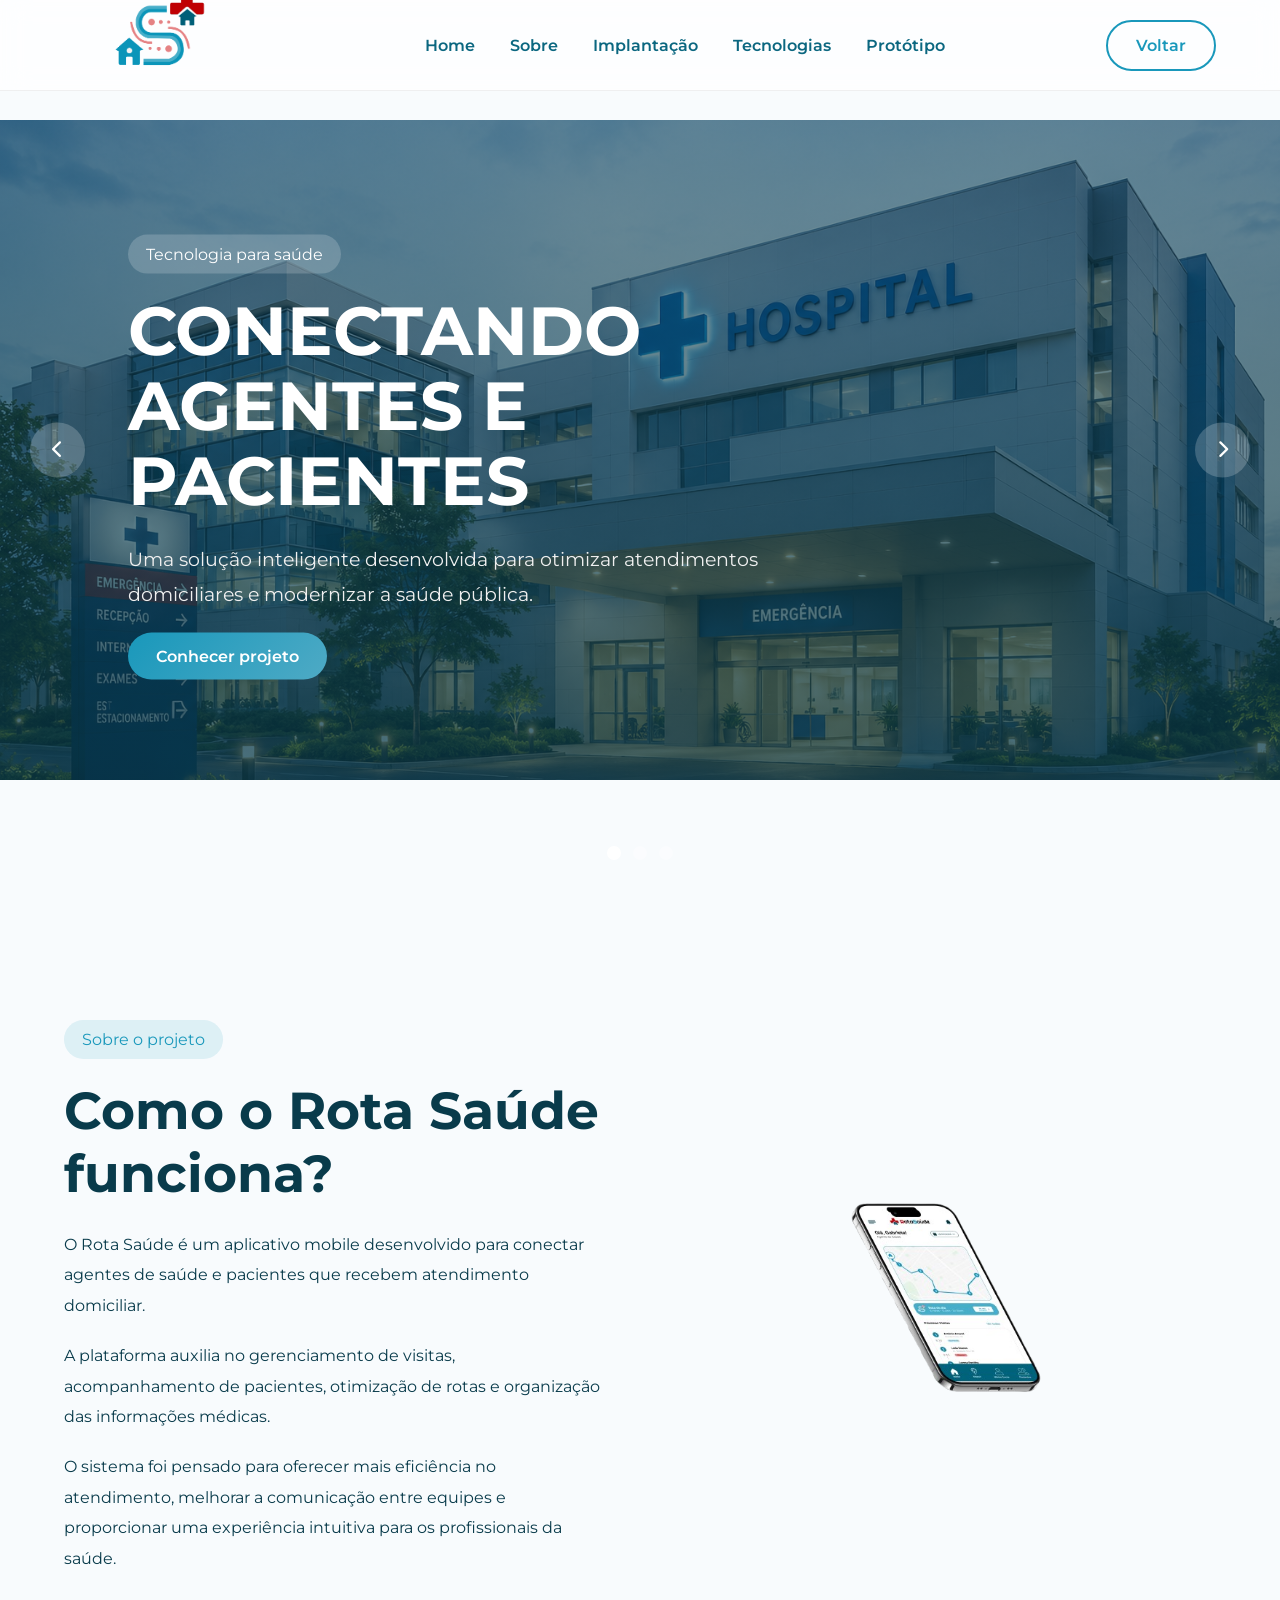
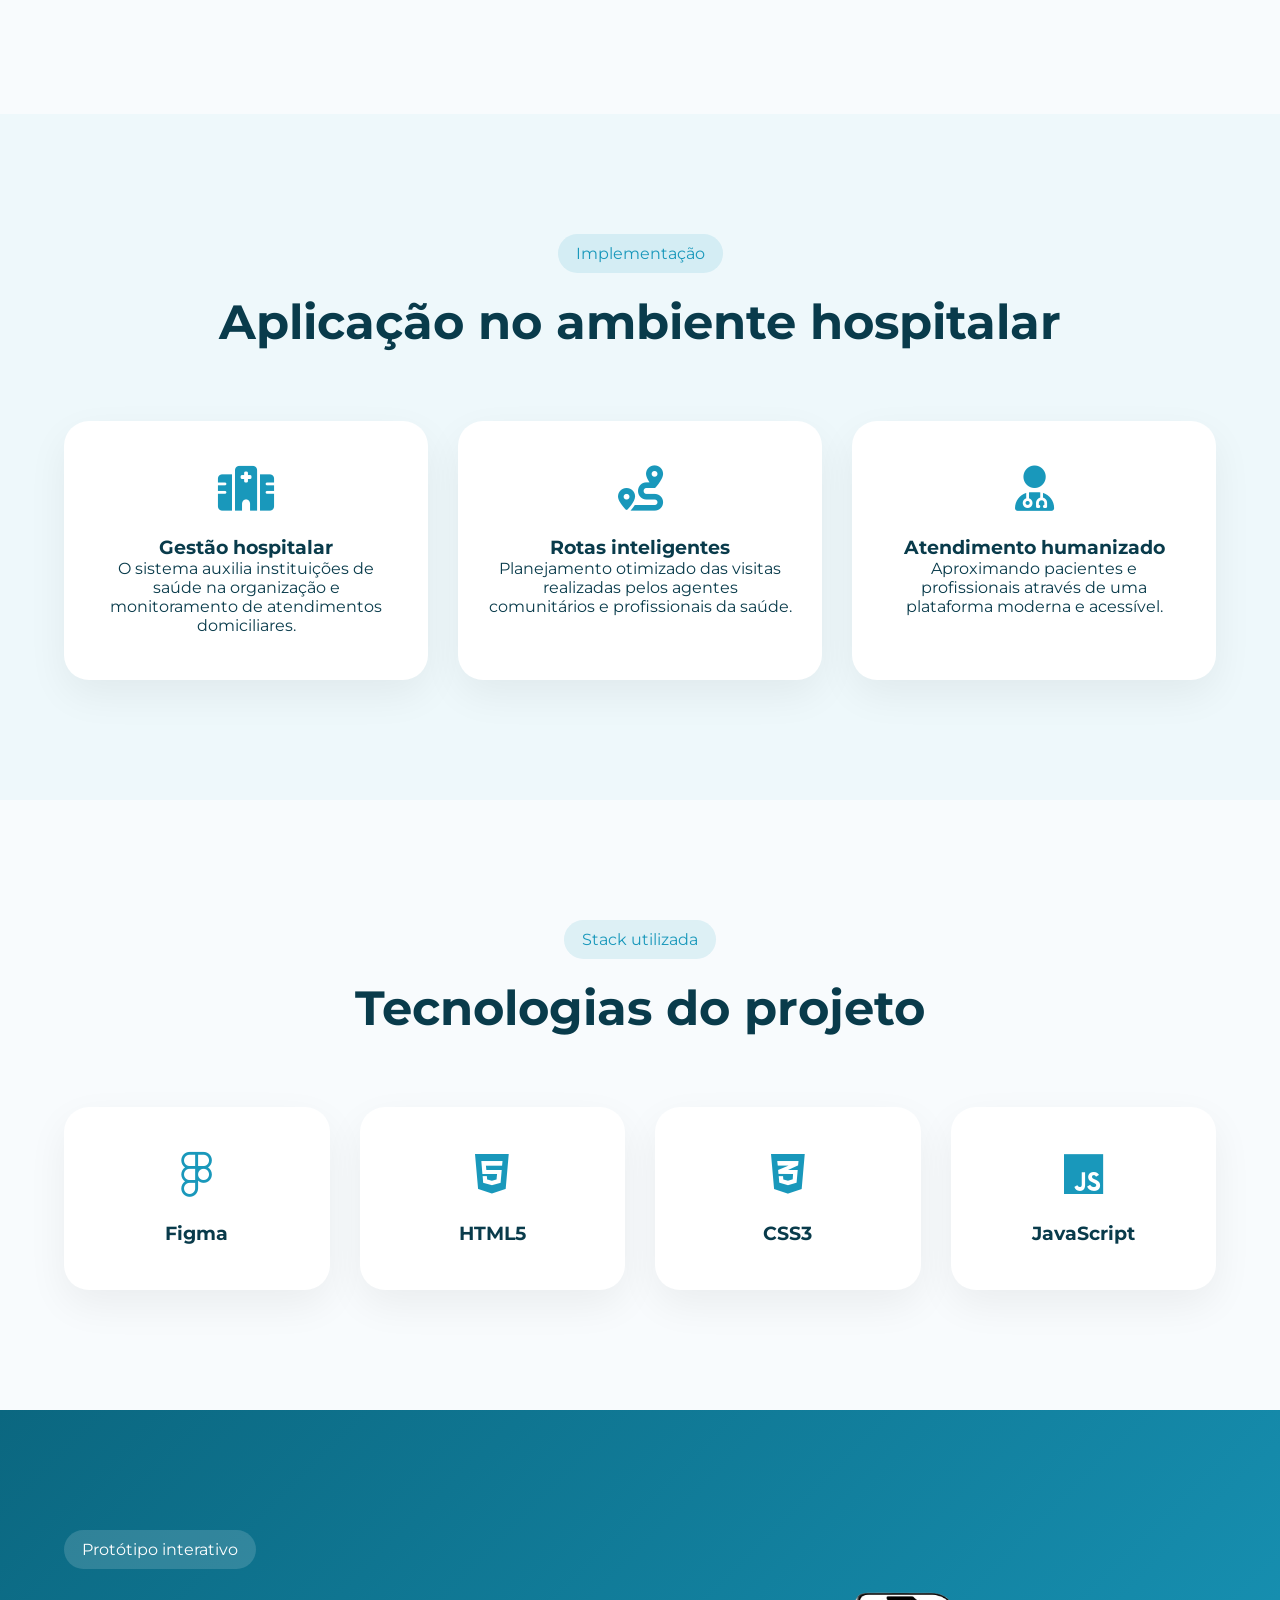
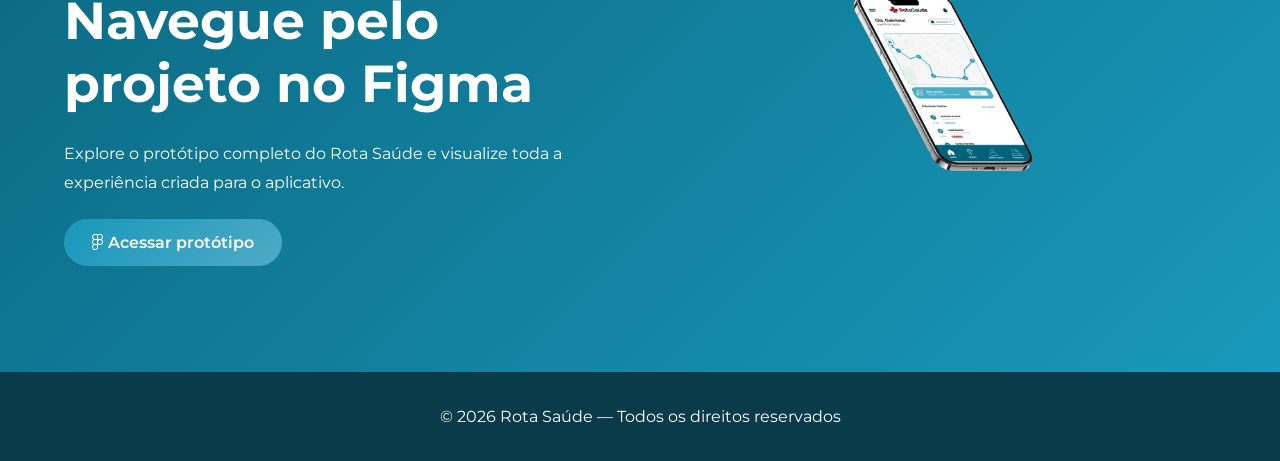
<file: rota-saude.html>
<!DOCTYPE html>
<html lang="pt-BR">
<head>

  <meta charset="UTF-8">
  <meta name="viewport" content="width=device-width, initial-scale=1.0">

  <title>Rota Saúde | NOUX</title>

  <!-- FONTS -->
  <link rel="preconnect" href="https://fonts.googleapis.com">
  <link rel="preconnect" href="https://fonts.gstatic.com" crossorigin>

  <link href="https://fonts.googleapis.com/css2?family=Montserrat:wght@300;400;500;600;700;800&display=swap" rel="stylesheet">

  <!-- ICONS -->
  <link rel="stylesheet"
  href="https://cdnjs.cloudflare.com/ajax/libs/font-awesome/6.5.2/css/all.min.css">

  <!-- CSS -->
  <link rel="stylesheet" href="rota-saude.css">

</head>

<body>

  <!-- HEADER -->

  <header class="header">

    <div class="container nav-container">

      <a href="index.html" class="logo">
      <img src="assets/logo positiva.png" alt="logo">
      </a>

      <nav class="navbar">

        <a href="#home">Home</a>
        <a href="#sobre">Sobre</a>
        <a href="#implantacao">Implantação</a>
        <a href="#tecnologias">Tecnologias</a>
        <a href="#prototipo">Protótipo</a>

      </nav>

      <a href="index.html" class="btn-outline">
        Voltar
      </a>

    </div>

  </header>

  <!-- HERO CARROSSEL -->

  <section class="hero" id="home">

    <div class="slider">

      <!-- SLIDE 1 -->
      <div class="slide active">
<img src="assets/hospi.png" alt="fa-hospital">

        <div class="overlay"></div>

        <div class="hero-content">

          <span class="tag">
            Tecnologia para saúde
          </span>

          <h1>
            CONECTANDO
            AGENTES E PACIENTES
          </h1>

          <p>
            Uma solução inteligente desenvolvida para otimizar atendimentos domiciliares e modernizar a saúde pública.
          </p>

          <a href="#sobre" class="btn-primary">
            Conhecer projeto
          </a>

        </div>

      </div>

      <!-- SLIDE 2 -->
      <div class="slide">

     <img src="assets/agent .png" alt="agente de saúde">

        <div class="overlay"></div>

        <div class="hero-content">

          <span class="tag">
            Mobilidade e eficiência
          </span>

          <h1>
            ROTAS MAIS
            ORGANIZADAS
          </h1>

          <p>
            Facilitando visitas domiciliares com rotas otimizadas, acompanhamento e integração entre equipes.
          </p>

          <a href="#implantacao" class="btn-primary">
            Ver implantação
          </a>

        </div>

      </div>

      <!-- SLIDE 3 -->
      <div class="slide">
<img src="assets/fundo.png" alt="aplicativo">

        <div class="overlay"></div>

        <div class="hero-content">

          <span class="tag">
            Inovação digital
          </span>

          <h1>
            EXPERIÊNCIA
            MODERNA E ACESSÍVEL
          </h1>

          <p>
            Interface intuitiva desenvolvida para profissionais da saúde e atendimento humanizado aos pacientes.
          </p>

          <a href="#prototipo" class="btn-primary">
            Ver protótipo
          </a>

        </div>

      </div>

    </div>

    <!-- CONTROLES -->
    <div class="slider-buttons">

      <button id="prev">
        <i class="fa-solid fa-chevron-left"></i>
      </button>

      <button id="next">
        <i class="fa-solid fa-chevron-right"></i>
      </button>

    </div>

    <!-- DOTS -->
    <div class="slider-dots">

      <span class="dot active-dot"></span>
      <span class="dot"></span>
      <span class="dot"></span>

    </div>

  </section>

  <!-- SOBRE -->

  <section class="about" id="sobre">

    <div class="container about-container">

      <div class="about-text">

        <span class="section-tag">
          Sobre o projeto
        </span>

        <h2>
          Como o Rota Saúde funciona?
        </h2>

        <p>
          O Rota Saúde é um aplicativo mobile desenvolvido para conectar agentes de saúde e pacientes que recebem atendimento domiciliar.
        </p>

        <p>
          A plataforma auxilia no gerenciamento de visitas, acompanhamento de pacientes, otimização de rotas e organização das informações médicas.
        </p>

        <p>
          O sistema foi pensado para oferecer mais eficiência no atendimento, melhorar a comunicação entre equipes e proporcionar uma experiência intuitiva para os profissionais da saúde.
        </p>

      </div>

      <div class="about-image">

        <img src="assets/mockup.png" alt="mockup">

      </div>

    </div>

  </section>

  <!-- IMPLANTAÇÃO -->

  <section class="implantacao" id="implantacao">

    <div class="container">

      <div class="section-header">

        <span class="section-tag">
          Implementação
        </span>

        <h2>
          Aplicação no ambiente hospitalar
        </h2>

      </div>

      <div class="implantacao-grid">

        <!-- CARD -->
        <div class="implantacao-card">

          <i class="fa-solid fa-hospital"></i>

          <h3>
            Gestão hospitalar
          </h3>

          <p>
            O sistema auxilia instituições de saúde na organização e monitoramento de atendimentos domiciliares.
          </p>

        </div>

        <!-- CARD -->
        <div class="implantacao-card">

          <i class="fa-solid fa-route"></i>

          <h3>
            Rotas inteligentes
          </h3>

          <p>
            Planejamento otimizado das visitas realizadas pelos agentes comunitários e profissionais da saúde.
          </p>

        </div>

        <!-- CARD -->
        <div class="implantacao-card">

          <i class="fa-solid fa-user-doctor"></i>

          <h3>
            Atendimento humanizado
          </h3>

          <p>
            Aproximando pacientes e profissionais através de uma plataforma moderna e acessível.
          </p>

        </div>

      </div>

    </div>

  </section>

  <!-- TECNOLOGIAS -->

  <section class="tech" id="tecnologias">

    <div class="container">

      <div class="section-header">

        <span class="section-tag">
          Stack utilizada
        </span>

        <h2>
          Tecnologias do projeto
        </h2>

      </div>

      <div class="tech-grid">

        <div class="tech-card">
          <i class="fa-brands fa-figma"></i>
          <h3>Figma</h3>
        </div>

        <div class="tech-card">
          <i class="fa-brands fa-html5"></i>
          <h3>HTML5</h3>
        </div>

        <div class="tech-card">
          <i class="fa-brands fa-css3-alt"></i>
          <h3>CSS3</h3>
        </div>

        <div class="tech-card">
          <i class="fa-brands fa-js"></i>
          <h3>JavaScript</h3>
        </div>

      </div>

    </div>

  </section>

  <!-- PROTÓTIPO -->

  <section class="prototype" id="prototipo">

    <div class="container prototype-container">

      <div class="prototype-text">

        <span class="section-tag">
          Protótipo interativo
        </span>

        <h2>
          Navegue pelo projeto no Figma
        </h2>

        <p>
          Explore o protótipo completo do Rota Saúde e visualize toda a experiência criada para o aplicativo.
        </p>

        <a href="https://www.figma.com/proto/sUkL5zV8Zeb7IrXJdehvYU/rota-sa%C3%BAde?node-id=1-25&p=f&t=JTvbhsJciHrOC0Fd-0&scaling=scale-down&content-scaling=fixed&page-id=0%3A1&starting-point-node-id=6235%3A287"
           target="_blank"
           class="btn-primary">

          <i class="fa-brands fa-figma"></i>
          Acessar protótipo

        </a>

      </div>

      <div class="prototype-image">

        <img src="assets/mockup.png" alt="mockup">

      </div>

    </div>

  </section>

  <!-- FOOTER -->

  <footer class="footer">

    <p>
      © 2026 Rota Saúde — Todos os direitos reservados
    </p>

  </footer>

  <!-- SCRIPT CARROSSEL -->

  <script>

    const slides = document.querySelectorAll(".slide");
    const dots = document.querySelectorAll(".dot");

    const next = document.getElementById("next");
    const prev = document.getElementById("prev");

    let current = 0;

    function updateSlider(index){

      slides.forEach(slide => {
        slide.classList.remove("active");
      });

      dots.forEach(dot => {
        dot.classList.remove("active-dot");
      });

      slides[index].classList.add("active");
      dots[index].classList.add("active-dot");

    }

    next.addEventListener("click", () => {

      current++;

      if(current >= slides.length){
        current = 0;
      }

      updateSlider(current);

    });

    prev.addEventListener("click", () => {

      current--;

      if(current < 0){
        current = slides.length - 1;
      }

      updateSlider(current);

    });

    dots.forEach((dot, index) => {

      dot.addEventListener("click", () => {

        current = index;

        updateSlider(current);

      });

    });

    setInterval(() => {

      current++;

      if(current >= slides.length){
        current = 0;
      }

      updateSlider(current);

    }, 5000);

  </script>

</body>
</html>
</file>
<file: rota-saude.css>
*{
  margin: 0;
  padding: 0;
  box-sizing: border-box;
}

html{
  scroll-behavior: smooth;
}

body{
  font-family: 'Montserrat', sans-serif;
  background: #f8fbfd;
  color: #093b4b;
  overflow-x: hidden;
}

.container{
  width: 90%;
  max-width: 1300px;
  margin: auto;
}

/* HEADER */

.header{
  width: 100%;
  position: fixed;
  top: 0;
  left: 0;
  z-index: 999;
  background: rgba(255,255,255,0.75);
  backdrop-filter: blur(14px);
  border-bottom: 1px solid rgba(0,0,0,0.06);
}

.nav-container{
  display: flex;
  align-items: center;
  justify-content: space-between;
  height: 90px;
}

.logo img{
  width: 200px;
}

.navbar{
  display: flex;
  gap: 35px;
}

.navbar a{
  text-decoration: none;
  color: #0b6780;
  font-weight: 600;
  transition: .3s;
}

.navbar a:hover{
  color: #d94c57;
}

/* BOTÕES */

.btn-primary,
.btn-outline{
  padding: 14px 28px;
  border-radius: 40px;
  font-weight: 600;
  text-decoration: none;
  transition: .4s;
}

.btn-primary{
  background: linear-gradient(
    135deg,
    #1998bb,
    #4eaac5
  );
  color: white;
}

.btn-primary:hover{
  transform: translateY(-5px);
}

.btn-outline{
  border: 2px solid #1998bb;
  color: #1998bb;
}

.btn-outline:hover{
  background: #1998bb;
  color: white;
}

/* HERO */

.hero{
  height: 100vh;
  position: relative;
  overflow: hidden;
}

.slider{
  width: 100%;
  height: 100%;
  position: relative;
}

.slide{
  position: absolute;
  width: 100%;
  height: 100%;
  opacity: 0;
  transition: 1s;
}

.slide.active{
  opacity: 1;
  z-index: 2;
}

.slide img{
  width: 100%;
  height: 100%;
  object-fit: cover;
}

.overlay{
  position: absolute;
  inset: 0;
  background: linear-gradient(
    rgba(9,59,75,.55),
    rgba(9,59,75,.75)
  );
}

.hero-content{
  position: absolute;
  top: 50%;
  left: 10%;
  transform: translateY(-50%);
  z-index: 3;
  max-width: 650px;
  animation: fadeUp 1s ease;
}

.tag{
  display: inline-block;
  background: rgba(255,255,255,.18);
  color: white;
  padding: 10px 18px;
  border-radius: 40px;
  margin-bottom: 20px;
}

.hero-content h1{
  font-size: 68px;
  line-height: 1.1;
  color: white;
  margin-bottom: 25px;
}

.hero-content p{
  color: #f0f0f0;
  font-size: 19px;
  line-height: 1.8;
  margin-bottom: 35px;
}

/* CONTROLES */

.slider-buttons{
  position: absolute;
  width: 100%;
  top: 50%;
  transform: translateY(-50%);
  display: flex;
  justify-content: space-between;
  padding-inline: 30px;
  z-index: 5;
}

.slider-buttons button{
  width: 55px;
  height: 55px;
  border-radius: 50%;
  border: none;
  background: rgba(255,255,255,.2);
  color: white;
  cursor: pointer;
  font-size: 18px;
}

.slider-dots{
  position: absolute;
  bottom: 40px;
  left: 50%;
  transform: translateX(-50%);
  display: flex;
  gap: 12px;
  z-index: 10;
}

.dot{
  width: 14px;
  height: 14px;
  border-radius: 50%;
  background: rgba(255,255,255,.4);
  cursor: pointer;
}

.active-dot{
  background: white;
}

/* SECTIONS */

section{
  padding: 120px 0;
}

.section-header{
  text-align: center;
  margin-bottom: 70px;
}

.section-tag{
  display: inline-block;
  padding: 10px 18px;
  border-radius: 40px;
  background: rgba(25,152,187,.12);
  color: #1998bb;
  margin-bottom: 20px;
}

.section-header h2{
  font-size: 48px;
}

/* ABOUT */

.about-container{
  display: flex;
  align-items: center;
  justify-content: space-between;
  gap: 70px;
  flex-wrap: wrap;
}

.about-text{
  flex: 1;
}

.about-text h2{
  font-size: 52px;
  margin-bottom: 25px;
}

.about-text p{
  line-height: 1.9;
  margin-bottom: 20px;
}

.about-image{
  flex: 1;
  display: flex;
  justify-content: center;
}

.about-image img{
  width: 100%;
  max-width: 420px;
  animation: floating 4s infinite ease-in-out;
}

/* CARDS */

.implantacao{
  background: #eef8fb;
}

.implantacao-grid,
.tech-grid{
  display: grid;
  grid-template-columns: repeat(auto-fit,minmax(260px,1fr));
  gap: 30px;
}

.implantacao-card,
.tech-card{
  background: white;
  padding: 45px 30px;
  border-radius: 25px;
  text-align: center;
  transition: .4s;
  box-shadow: 0 15px 40px rgba(0,0,0,.06);
}

.implantacao-card:hover,
.tech-card:hover{
  transform: translateY(-10px);
}

.implantacao-card i,
.tech-card i{
  font-size: 45px;
  margin-bottom: 25px;
  color: #1998bb;
}

/* PROTOTYPE */

.prototype{
  background: linear-gradient(
    135deg,
    #0b6780,
    #1998bb
  );
}

.prototype-container{
  display: flex;
  align-items: center;
  justify-content: space-between;
  gap: 60px;
  flex-wrap: wrap;
}

.prototype-text{
  flex: 1;
}

.prototype-text .section-tag{
  background: rgba(255,255,255,.15);
  color: white;
}

.prototype-text h2{
  color: white;
  font-size: 52px;
  margin-bottom: 25px;
}

.prototype-text p{
  color: white;
  line-height: 1.8;
  margin-bottom: 35px;
}

.prototype-image{
  flex: 1;
  display: flex;
  justify-content: center;
}

.prototype-image img{
  width: 100%;
  max-width: 400px;
  animation: floating 4s infinite ease-in-out;
}

/* FOOTER */

.footer{
  padding: 35px;
  text-align: center;
  background: #093b4b;
  color: white;
}

/* ANIMAÇÕES */

@keyframes floating{

  0%{
    transform: translateY(0px);
  }

  50%{
    transform: translateY(-15px);
  }

  100%{
    transform: translateY(0px);
  }

}

@keyframes fadeUp{

  from{
    opacity: 0;
    transform: translateY(40px);
  }

  to{
    opacity: 1;
    transform: translateY(0);
  }

}

/* RESPONSIVO */

@media(max-width: 992px){

  .hero-content h1{
    font-size: 48px;
  }

  .navbar{
    display: none;
  }

  .about-container,
  .prototype-container{
    flex-direction: column;
    text-align: center;
  }

  .section-header h2,
  .about-text h2,
  .prototype-text h2{
    font-size: 38px;
  }

}
</file>
